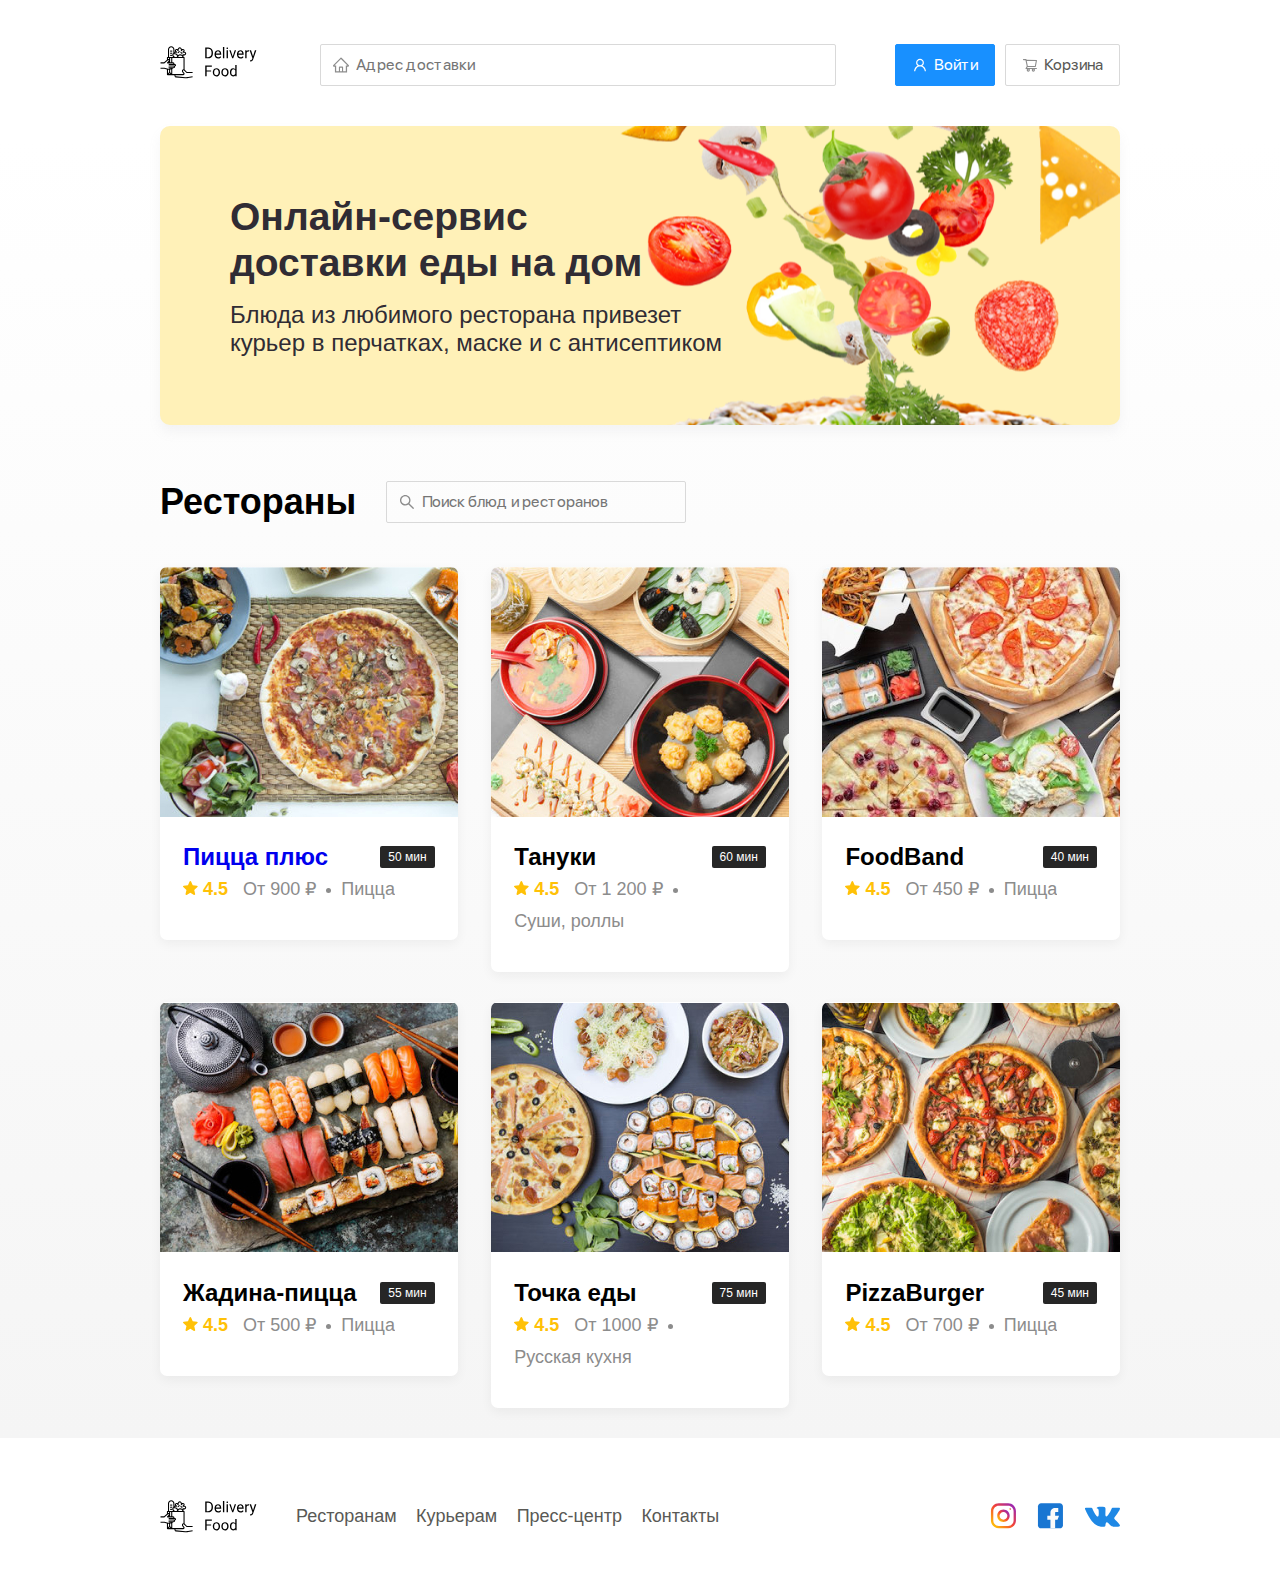
<file: index.html>
<!DOCTYPE html>
<html lang="ru">

<head>
  <meta charset="UTF-8">
  <meta http-equiv="X-UA-Compatible" content="IE=edge">
  <meta name="viewport" content="width=device-width, initial-scale=1.0">
  <title>Delivery Food доставка — еды на дом</title>
  <link rel="stylesheet" href="css/normalize.css">
  <link rel="stylesheet" href="css/style.css">
</head>

<body>

  <div class="container">
    <header class="header">
      <a href="index.html" class="logo">
        <img src="img/logo.svg" alt="logo" class="logo">
      </a>
      <input type="text" class="input input-address" placeholder="Адрес доставки">
      <div class="buttons">
        <button class="button button-primory">
          <img src="img/user.svg" alt="user" class="button-icon">
          <span class="button-text">Войти</span>
        </button>
        <button class="button">
          <img src="img/shopping-cart.svg" alt="" class="button-icon">
          <span class="button-text">Корзина</span>
        </button>
      </div>
    </header>
  </div>
  <main class="main">
    <div class="container">
      <section class="promo">
        <h1 class="promo-title">
          Онлайн-сервис<br> доставки еды на дом
        </h1>
        <p class="promo-text">
          Блюда из любимого ресторана привезет <br> курьер в перчатках, маске и с антисептиком
        </p>
      </section>
      <section class="restaurants">
        <div class="section-heading">
          <h2 class="section-title">Рестораны</h2>
          <input type="text" class="input-search input" placeholder="Поиск блюд и ресторанов">
        </div>
        <div class="cards">

          <a href="restaurant.html" class="card">
            <img src="img/image.jpg" alt="" class="card-image">
            <div class="card-text">
              <div class="card-heading">
                <h3 class="card-title">Пицца плюс</h3>
                <span class="card-tag tag">50 мин</span>
              </div>
              <div class="card-info">
                <div class="rating">
                  <img src="img/rating.svg" class="rating-class" alt=""> 4.5
                </div>
                <div class="price">От 900 ₽</div>
                <div class="category">Пицца</div>
              </div>
            </div>
          </a>

          <div class="card">
            <img src="img/image-2.jpg" alt="" class="card-image">
            <div class="card-text">
              <div class="card-heading">
                <h3 class="card-title">Тануки</h3>
                <span class="card-tag tag">60 мин</span>
              </div>
              <div class="card-info">
                <div class="rating"><img src="img/rating.svg" class="rating-class" alt=""> 4.5</div>
                <div class="price">От 1 200 ₽</div>
                <div class="category">Суши, роллы</div>
              </div>
            </div>
          </div>

          <div class="card">
            <img src="img/image-3.jpg" alt="" class="card-image">
            <div class="card-text">
              <div class="card-heading">
                <h3 class="card-title">FoodBand</h3>
                <span class="card-tag tag">40 мин</span>
              </div>
              <div class="card-info">
                <div class="rating"><img src="img/rating.svg" class="rating-class" alt=""> 4.5</div>
                <div class="price">От 450 ₽</div>
                <div class="category">Пицца</div>
              </div>
            </div>
          </div>

          <div class="card">
            <img src="img/image-4.jpg" alt="" class="card-image">
            <div class="card-text">
              <div class="card-heading">
                <h3 class="card-title">Жадина-пицца</h3>
                <span class="card-tag tag">55 мин</span>
              </div>
              <div class="card-info">
                <div class="rating"><img src="img/rating.svg" class="rating-class" alt=""> 4.5</div>
                <div class="price">От 500 ₽</div>
                <div class="category">Пицца</div>
              </div>
            </div>
          </div>

          <div class="card">
            <img src="img/image-5.jpg" alt="" class="card-image">
            <div class="card-text">
              <div class="card-heading">
                <h3 class="card-title">Точка еды</h3>
                <span class="card-tag tag">75 мин</span>
              </div>
              <div class="card-info">
                <div class="rating"><img src="img/rating.svg" class="rating-class" alt=""> 4.5</div>
                <div class="price">От 1000 ₽</div>
                <div class="category">Русская кухня</div>
              </div>
            </div>
          </div>

          <div class="card">
            <img src="img/image-6.jpg" alt="" class="card-image">
            <div class="card-text">
              <div class="card-heading">
                <h3 class="card-title">PizzaBurger</h3>
                <span class="card-tag tag">45 мин</span>
              </div>
              <div class="card-info">
                <div class="rating"><img src="img/rating.svg" class="rating-class" alt=""> 4.5</div>
                <div class="price">От 700 ₽</div>
                <div class="category">Пицца</div>
              </div>
            </div>
          </div>
        </div>
      </section>
    </div>
  </main>

  <footer class="footer">
    <div class="container">
      <div class="footer-block">
        <img src="img/logo.svg" alt="" class="logo footer-logo">
        <nav class="footer-nav">
          <a href="#" class="footer-link">Ресторанам</a>
          <a href="#" class="footer-link">Курьерам</a>
          <a href="#" class="footer-link">Пресс-центр</a>
          <a href="#" class="footer-link">Контакты</a>
        </nav>
        <div class="social-link">
          <a href="#" class="social-link">
            <img src="img/instagram.svg" alt="instagram">
          </a>
          <a href="#" class="social-link">
            <img src="img/facebook.svg" alt="facebook">
          </a>
          <a href="#" class="social-link">
            <img src="img/vk.svg" alt="vk">
          </a>

        </div>
      </div>
    </div>
  </footer>

</body>

</html>
</file>
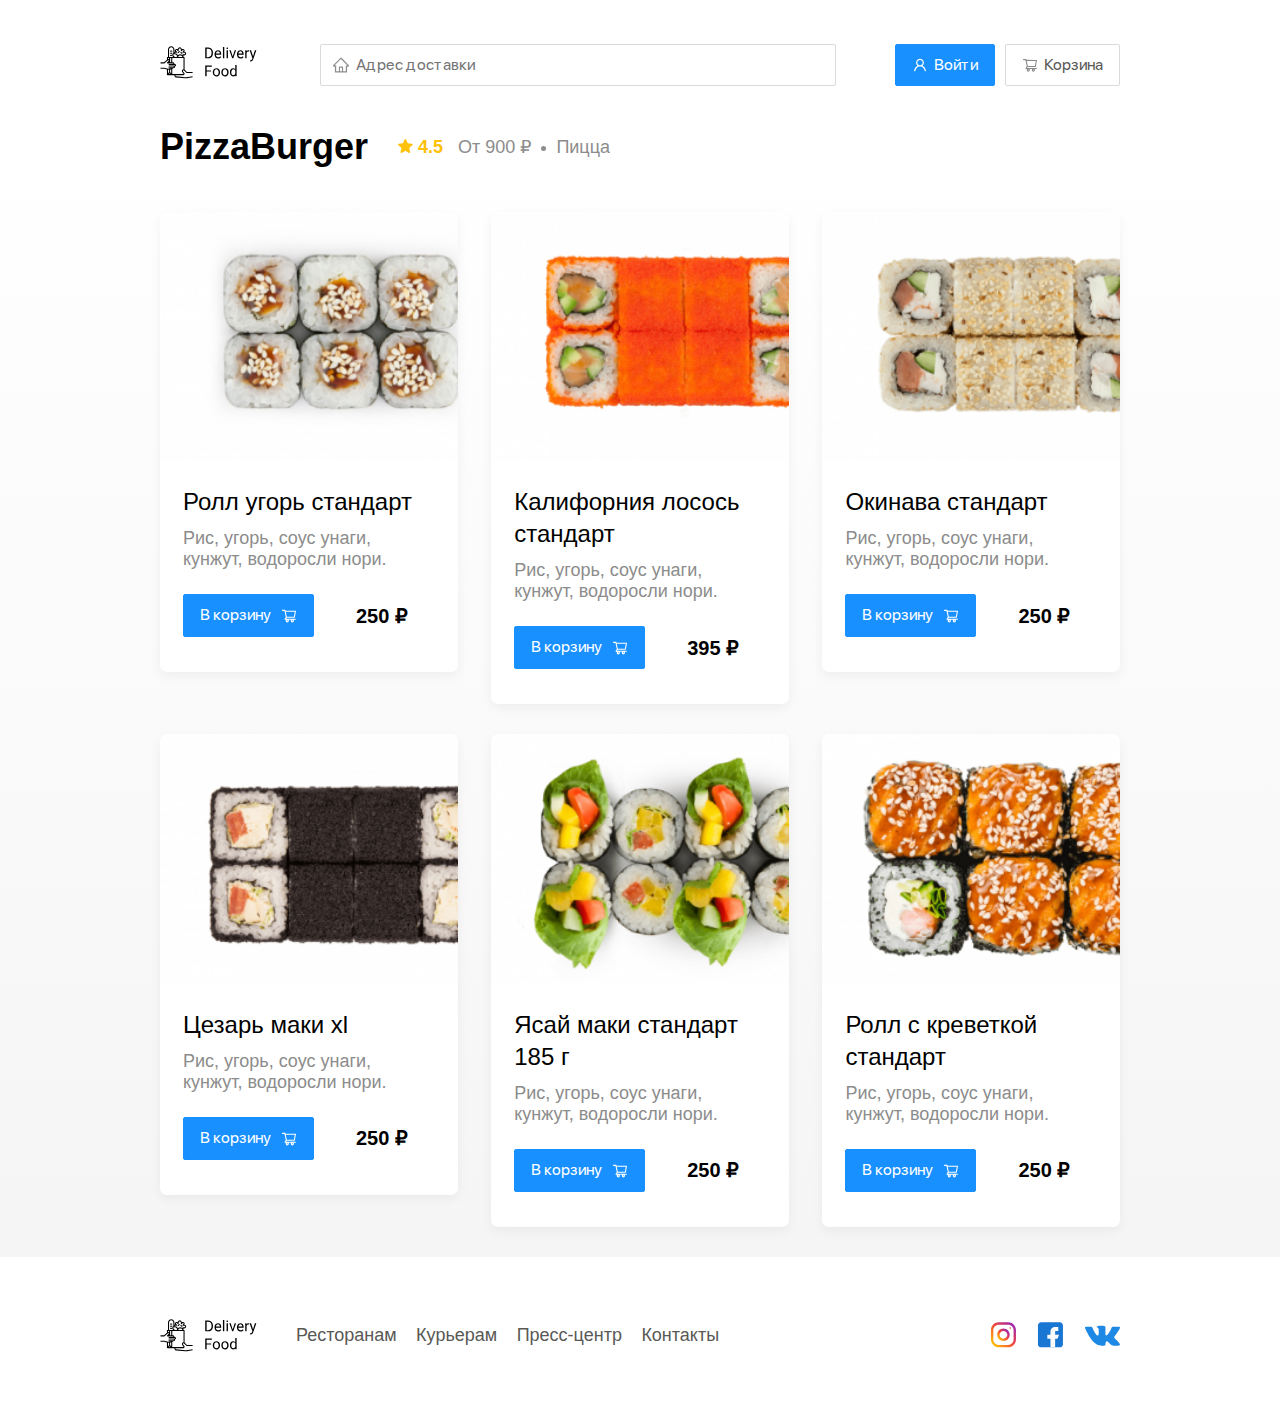
<file: restaurant.html>
<!DOCTYPE html>
<html lang="ru">

<head>
  <meta charset="UTF-8">
  <meta http-equiv="X-UA-Compatible" content="IE=edge">
  <meta name="viewport" content="width=device-width, initial-scale=1.0">
  <title>PizzaBurger — доставка еды на дом</title>
  <link rel="stylesheet" href="https://cdnjs.cloudflare.com/ajax/libs/animate.css/4.1.1/animate.min.css">
  <link rel="stylesheet" href="css/normalize.css">
  <link rel="stylesheet" href="css/style.css">
</head>

<body>

  <div class="container">
    <header class="header">
      <a href="index.html" class="logo animate__animated animate__bounce">
        <img src="img/logo.svg" alt="logo" class="logo">
      </a>
      
      <input type="text" class="input input-address" placeholder="Адрес доставки">
      <div class="buttons">
        <button class="button button-primory">
          <img src="img/user.svg" alt="user" class="button-icon">
          <span class="button-text">Войти</span>
        </button>
        <button class="button" id="cart-button">
          <img src="img/shopping-cart.svg" alt="" class="button-icon">
          <span class="button-text">Корзина</span>
        </button>
      </div>
    </header>
  </div>

  <main class="main">
    <div class="container">
      <section class="restaurants">
        <div class="section-heading">
          <h2 class="section-title">PizzaBurger</h2>
          <div class="card-info">
            <div class="rating">
              <img src="img/rating.svg" class="rating-class" alt=""> 4.5
            </div>
            <div class="price">От 900 ₽</div>
            <div class="category">Пицца</div>
          </div>
        </div>
        <div class="cards">

          <div class="card">
            <img src="img/rol-1.png" alt="" class="card-image">
            <div class="card-text">
              <div class="card-heading">
                <h3 class="card-title card-title-reg">Ролл угорь стандарт</h3>
              </div>
              <div class="card-info">
                <div class="ingredients">Рис, угорь, соус унаги, кунжут, водоросли нори.</div>
              </div>
              <div class="card-buttons">
                <button class="button button-primory">
                  <span class="button-card-text">В корзину</span>
                  <img src="img/shopping-cart-white.svg" alt="" class="button-card-image">
                </button>
                <strong class="card-price-bold">250 ₽</strong>
              </div>
            </div>
          </div>

          <div class="card">
            <img src="img/rol-2.png" alt="" class="card-image">
            <div class="card-text">
              <div class="card-heading">
                <h3 class="card-title card-title-reg">Калифорния лосось стандарт</h3>
              </div>
              <div class="card-info">
                <div class="ingredients">Рис, угорь, соус унаги, кунжут, водоросли нори.</div>
              </div>
              <div class="card-buttons">
                <button class="button button-primory">
                  <span class="button-card-text">В корзину</span>
                  <img src="img/shopping-cart-white.svg" alt="" class="button-card-image">
                </button>
                <strong class="card-price-bold">395 ₽</strong>
              </div>
            </div>
          </div>

          <div class="card">
            <img src="img/rol-3.png" alt="" class="card-image">
            <div class="card-text">
              <div class="card-heading">
                <h3 class="card-title card-title-reg">Окинава стандарт</h3>
              </div>
              <div class="card-info">
                <div class="ingredients">Рис, угорь, соус унаги, кунжут, водоросли нори.</div>
              </div>
              <div class="card-buttons">
                <button class="button button-primory">
                  <span class="button-card-text">В корзину</span>
                  <img src="img/shopping-cart-white.svg" alt="" class="button-card-image">
                </button>
                <strong class="card-price-bold">250 ₽</strong>
              </div>
            </div>
          </div>

          <div class="card">
            <img src="img/rol-4.png" alt="" class="card-image">
            <div class="card-text">
              <div class="card-heading">
                <h3 class="card-title card-title-reg">Цезарь маки хl</h3>
              </div>
              <div class="card-info">
                <div class="ingredients">Рис, угорь, соус унаги, кунжут, водоросли нори.</div>
              </div>
              <div class="card-buttons">
                <button class="button button-primory">
                  <span class="button-card-text">В корзину</span>
                  <img src="img/shopping-cart-white.svg" alt="" class="button-card-image">
                </button>
                <strong class="card-price-bold">250 ₽</strong>
              </div>
            </div>
          </div>

          <div class="card">
            <img src="img/rol-5.png" alt="" class="card-image">
            <div class="card-text">
              <div class="card-heading">
                <h3 class="card-title card-title-reg">Ясай маки стандарт 185 г</h3>
              </div>
              <div class="card-info">
                <div class="ingredients">Рис, угорь, соус унаги, кунжут, водоросли нори.</div>
              </div>
              <div class="card-buttons">
                <button class="button button-primory">
                  <span class="button-card-text">В корзину</span>
                  <img src="img/shopping-cart-white.svg" alt="" class="button-card-image">
                </button>
                <strong class="card-price-bold">250 ₽</strong>
              </div>
            </div>
          </div>

          <div class="card">
            <img src="img/rol-6.png" alt="" class="card-image">
            <div class="card-text">
              <div class="card-heading">
                <h3 class="card-title card-title-reg">Ролл с креветкой стандарт</h3>
              </div>
              <div class="card-info">
                <div class="ingredients">Рис, угорь, соус унаги, кунжут, водоросли нори.</div>
              </div>
              <div class="card-buttons">
                <button class="button button-primory">
                  <span class="button-card-text">В корзину</span>
                  <img src="img/shopping-cart-white.svg" alt="" class="button-card-image">
                </button>
                <strong class="card-price-bold">250 ₽</strong>
              </div>
            </div>
          </div>
        </div>
      </section>
    </div>
  </main>

  <footer class="footer">
    <div class="container">
      <div class="footer-block">
        <img src="img/logo.svg" alt="" class="logo footer-logo">
        <nav class="footer-nav">
          <a href="#" class="footer-link">Ресторанам</a>
          <a href="#" class="footer-link">Курьерам</a>
          <a href="#" class="footer-link">Пресс-центр</a>
          <a href="#" class="footer-link">Контакты</a>
        </nav>
        <div class="social-link">
          <a href="#" class="social-link">
            <img src="img/instagram.svg" alt="instagram">
          </a>
          <a href="#" class="social-link">
            <img src="img/facebook.svg" alt="facebook">
          </a>
          <a href="#" class="social-link">
            <img src="img/vk.svg" alt="vk">
          </a>
        </div>
      </div>
    </div>
  </footer>

  <div class="modal">
    <div class="modal-dialog animate__animated animate__bounceInDown">
      <div class="modal-header">
        <h3 class="modal-title">Корзина</h3>
        <button class="modal-close">&times;</button>
      </div>
      <div class="modal-body">
        <div class="food-row">
          <span class="food-name">Ролл урорь стандарт</span>
          <strong class="food-price">250 ₽</strong>
          <div class="food-counter">
            <button class="counter-button">-</button>
            <span class="counter">1</span>
            <button class="counter-button">+</button>
          </div>
        </div>
        <div class="food-row">
          <span class="food-name">Ролл урорь стандарт</span>
          <strong class="food-price">250 ₽</strong>
          <div class="food-counter">
            <button class="counter-button">-</button>
            <span class="counter">1</span>
            <button class="counter-button">+</button>
          </div>
        </div>
        <div class="food-row">
          <span class="food-name">Ролл урорь стандарт</span>
          <strong class="food-price">250 ₽</strong>
          <div class="food-counter">
            <button class="counter-button">-</button>
            <span class="counter">1</span>
            <button class="counter-button">+</button>
          </div>
        </div>
      </div>
      <div class="modal-footer">
        <span class="modal-pricetag">1250 ₽</span>
        <div class="footer-buttons">
          <div class="button button-primory">Оформить закакз</div>
          <div class="button">Отмена</div>
        </div>
      </div>
    </div>
  </div>
  <script src="js/main.js"></script>
</body>
</html>
</file>
<file: css/style.css>
*{
  box-sizing: border-box;
  padding: 0;
  margin: 0;
}

@font-face {
  font-family: 'SF Pro Display';
  src: local('San Francisco Pro Display Regular'), local('San-Francisco-Pro-Display-Regular'),
      url('../fonts/SFProDisplay-Regular.woff2') format('woff2'),
      url('../fonts/SFProDisplay-Regular.woff') format('woff'),
      url('../fonts/SFProDisplay-Regular.ttf') format('truetype');
  font-weight: 400;
  font-style: normal;
}
@import url('https://fonts.googleapis.com/css2?family=Roboto:wght@400;700&display=swap');

body{
  font-family: 'Roboto', sans-serif;
  padding-top: 44px;
}
.container{
  max-width: 1200px;
  margin: auto;
}
.header {
  margin-bottom: 40px;
  display: flex;
  align-items: center;
  justify-content: space-between;
}
.main{
  background: linear-gradient(180deg, rgba(245, 245, 245, 0) 1.04%, #F5F5F5 100%);
}
.input{
  padding: 8px;
  font-weight: normal;
  background: #fff;
  border: 1px solid #d9d9d9;
  font-family: 'SF Pro Display';
  border-radius: 2px;
  font-size: 16px;
  line-height: 24px;
  padding-left: 35px;
}
.input-address {
  flex: 0.8;
  background: url(../img/home.svg) left 11px center no-repeat;
}
.input-search{
  background: url(../img/search.svg) left 11px center no-repeat;
  width: 300px;
  margin-right: auto;
}
.buttons {
  display: flex;
  align-items: center;
}
.button {
  font-family: 'SF Pro Display';
  font-weight: normal;
  cursor: pointer;
  padding: 8px 16px;
  border: 1px solid #d9d9d9;
  box-sizing: 0 0 2px rgba(0, 0, 0, 0.0015);
  border-radius: 2px;
  background-color: #fff;
  color: #595955;
  font-size: 16px;
  line-height: 24px;
  display: flex;
}
.button-primory{
  background: #1890ff;
  color: #fff;
  border: 1px solid #1890ff;
  margin-right: 10px;
}
.button-icon{
  vertical-align: middle;
  margin-right: 6px;
}
.button-text{
  vertical-align: middle;
}
.button-card-text{
  margin-right: 10px;
}

.promo{
  padding: 68px 70px;
  box-shadow: 0px 7px 12px rgba(158, 158, 163, 0.1);
  background: #FFF1B8 url(../img/promo-image.png) no-repeat center right -200px;
  border-radius: 10px;
  margin-bottom: 56px;
}
.promo-title{
  margin: 0;
  font-size: 39px;
  line-height: 46px;
  color: #302C34;
  margin-bottom: 15px;
}
.promo-text{
  font-size: 24px;
  line-height: 28px;
  color: #302C34;
}

.section-heading{
  display: flex;
  align-items: center;
  margin-bottom: 44px;
}

.section-title{
  font-weight: bold;
  font-size: 36px;
  line-height: 42px;
  color: #000;
  margin: 0;
  margin-right: 30px;
}
.cards{
  display: flex;
  align-items: flex-start;
  flex-wrap: wrap;
  justify-content: space-between;
}
.card{
  background: #FFFFFF;
  box-shadow: 0px 4px 12px rgba(0, 0, 0, 0.05);
  border-radius: 7px;
  overflow: hidden;
  margin-bottom: 30px;
  flex-basis: 31%;
  text-decoration: none;
}
.card-image{
  width: 384px;
  height: 250px;
  object-fit: cover;
}
.card-text{
  padding: 20px 23px 35px 23px;
  /* display: flex;
  align-items: center;
  justify-content: space-between; */
}
.card-heading{
  display: flex;
  align-items: center;
  justify-content: space-between;
}
.card-title{
  margin: 0;
  font-weight: bold;
  font-size: 24px;
  line-height: 32px;
}
.card-title-reg{
  font-weight: normal;
}
.card-tag{
  font-weight: normal;
  font-size: 12px;
  line-height: 20px;
  color: #fff;
  background: #262626;
  border-radius: 2px;
  padding: 1px 8px;
}

.card-info{
  display: flex;
  align-items: center;
  flex-wrap: wrap;
}
.card-buttons{
  display: flex;
  align-items: center;
  margin-top: 24px;
}
.card-price-bold{
  margin-left: 32px;
  font-weight: bold;
  font-size: 20px;
  line-height: 32px;
}
.rating{
  margin-right: 26px;
  color: #ffc107;
  font-weight: bold;
  font-size: 18px;
  line-height: 32px;
}
.price, .category{
  color: #8c8c8c;
  font-size: 18px;
  line-height: 32px;
}
.price{
  margin-right: 10px;
}
.price::after{
  content: '';
  display: inline-block;
  width: 5px;
  height: 5px;
  border-radius: 50%;
  background-color: #8c8c8c;
  vertical-align: middle;
  margin-left: 10px;
}
.ingredients{
  font-weight: normal;
  font-size: 18px;
  line-height: 21px;
  color: #8C8C8C;
  margin-top: 10px;
}
.category{
  text-overflow: ellipsis;
  overflow: hidden;
  white-space: nowrap;
  max-width: 150px;
}
.footer {
  padding: 60px 0;
}
.footer-block {
  display: flex;
  align-items: center;
  justify-content: space-between;
}
.footer-nav {
  margin-left: 35px;
  margin-right: auto;
}
.footer-link {
  font-weight: normal;
  font-size: 18px;
  line-height: 21px;
  display: inline-block;
  color: #595955;
  text-decoration: none;
}
.footer-link:not(:last-child){
  margin-right: 15px;
}

.social-link {
  display: flex;
  align-items: center;
}
.social-link:not(:last-child){
  margin-right: 21px;
}

.modal{
  position: fixed;
  left: 0;
  top: 0;
  width: 100%;
  height: 100%;
  background: rgba(0, 0, 0, 0.4);
  display: none;
}
.is-open{
  display: flex;
}
.modal-dialog{
  max-width: 780px;
  width: 95%;
  background-color: #fff;
  border-radius: 5px;
  margin: auto;
  padding: 40px 45px; 
}
.modal-header{
  display: flex;
  justify-content: space-between;
  margin-bottom: 45px;
}
.modal-title{
  margin: 0;
  font-weight: bold;
  font-size: 36px;
  line-height: 42px;
}
.modal-close{
  cursor: pointer;
  font-size: 36px;
  border: none;
  background-color: transparent;
}
.modal-body{
  margin-bottom: 52px;
}
.food-row{
  display: flex;
  align-items: flex-start;
  justify-content: space-between;
  padding-bottom: 8px;
  border-bottom: 1px solid #d9d9d9;
  margin-bottom:  15px;
}
.food-name{
  font-weight: normal;
  font-size: 18px;
  line-height: 32px;
}
.food-price{
  margin-left: auto;
  margin-right: 47px;
  font-weight: bold;
  font-size: 20px;
  line-height: 32px;
}
.food-counter{
  display: flex;
  align-items: center;
}
.counter-button{
  display: flex;
  align-items: center;
  justify-content: center;
  cursor: pointer;
  width: 39px;
  height: 32px;
  background-color: #fff;
  border: 1px solid #40a9ff;
  border-radius: 2px;
  font-weight: normal;
  font-size: 14px;
  line-height: 22px;
  color: #40a9ff;
}
.counter{
  font-size: 16px;
  line-height: 24px;
  margin-left: 10px;
  margin-right: 10px;
}
.modal-footer{
  display: flex;
  align-items: center;
  justify-content: space-between;
}
.footer-buttons{
  display: flex;
  align-items: center;
}
.modal-pricetag{
  padding: 15px 20px;
  background-color: #262626;
  border-radius: 5px;
  color: #fff;
  font-size: 20px;
  line-height: 23px;
}
@media (max-width: 1366px){
  .container{
    max-width: 960px;
  }
  .rating{
    margin-right: 15px;
  }
  .category .price{
    font-size: 14px;
  }
}
@media (max-width: 992px){
  .container{
    max-width: 750px;
  }
  .promo{
    padding: 50px;
    background-size: 800px;
    background-position-x:  200px;
  }
  .promo-title{
    font-size: 32px;
    line-height: 38px;
  }
  .promo-text{
    font-size: 18px;
    max-width: 400px;
  }
  .card{
    flex-basis: 49%;
  }
  .footer-link{
    font-size: 16px;
  }
}

@media (max-width: 768px){
  .container{
    max-width: 560px;
  }
  .card-info{
    flex-wrap: wrap;
  }
  .card .rating{
    flex-basis: 100%;
  }
  .card-title{
    font-size: 18px;
  }
}

@media (max-width: 578px){
  .container{
    width: 90%;
  }
  .header{
    flex-wrap: wrap;
  }
  .input-address{
    margin-top: 15px;
    order: 1;
    flex-basis: 100%;
  }
  .section-title{
    font-size: 20px;
  }
  .card{
    flex-basis: 100%;
  }
  .card-image{
    width: 100%;
  }
  .footer-nav{
    display: flex;
    flex-direction: column;
    order: 0;
    margin-left: 0;
    margin-right: 0;
  }
  .footer-logo{
    margin-right: 15px;
    order: 1;
  }
  .social-link{
    order: 2;
  }
  .footer{
    padding: 30px 0;
  }
  .footer-block{
    align-items: flex-start;
  }
}
@media (max-width: 480px){
  .button-text{
    display: none;
  }
  .button-icon{
    margin: 0;
  }
  .promo{
    padding: 20px;
  }
  .section-heading{
    flex-wrap: wrap;
  }
  .footer-block{
    flex-wrap: wrap;
    flex-direction: column;
    align-items: center;
  }
  .footer-logo{
    margin-bottom: 20px;
    order: 0;
  }
  .footer-nav{
    margin-bottom: 20px;
    text-align: center;
  }
  .footer-link:not(:last-child){
    margin-right: 0;
  }
}
</file>
